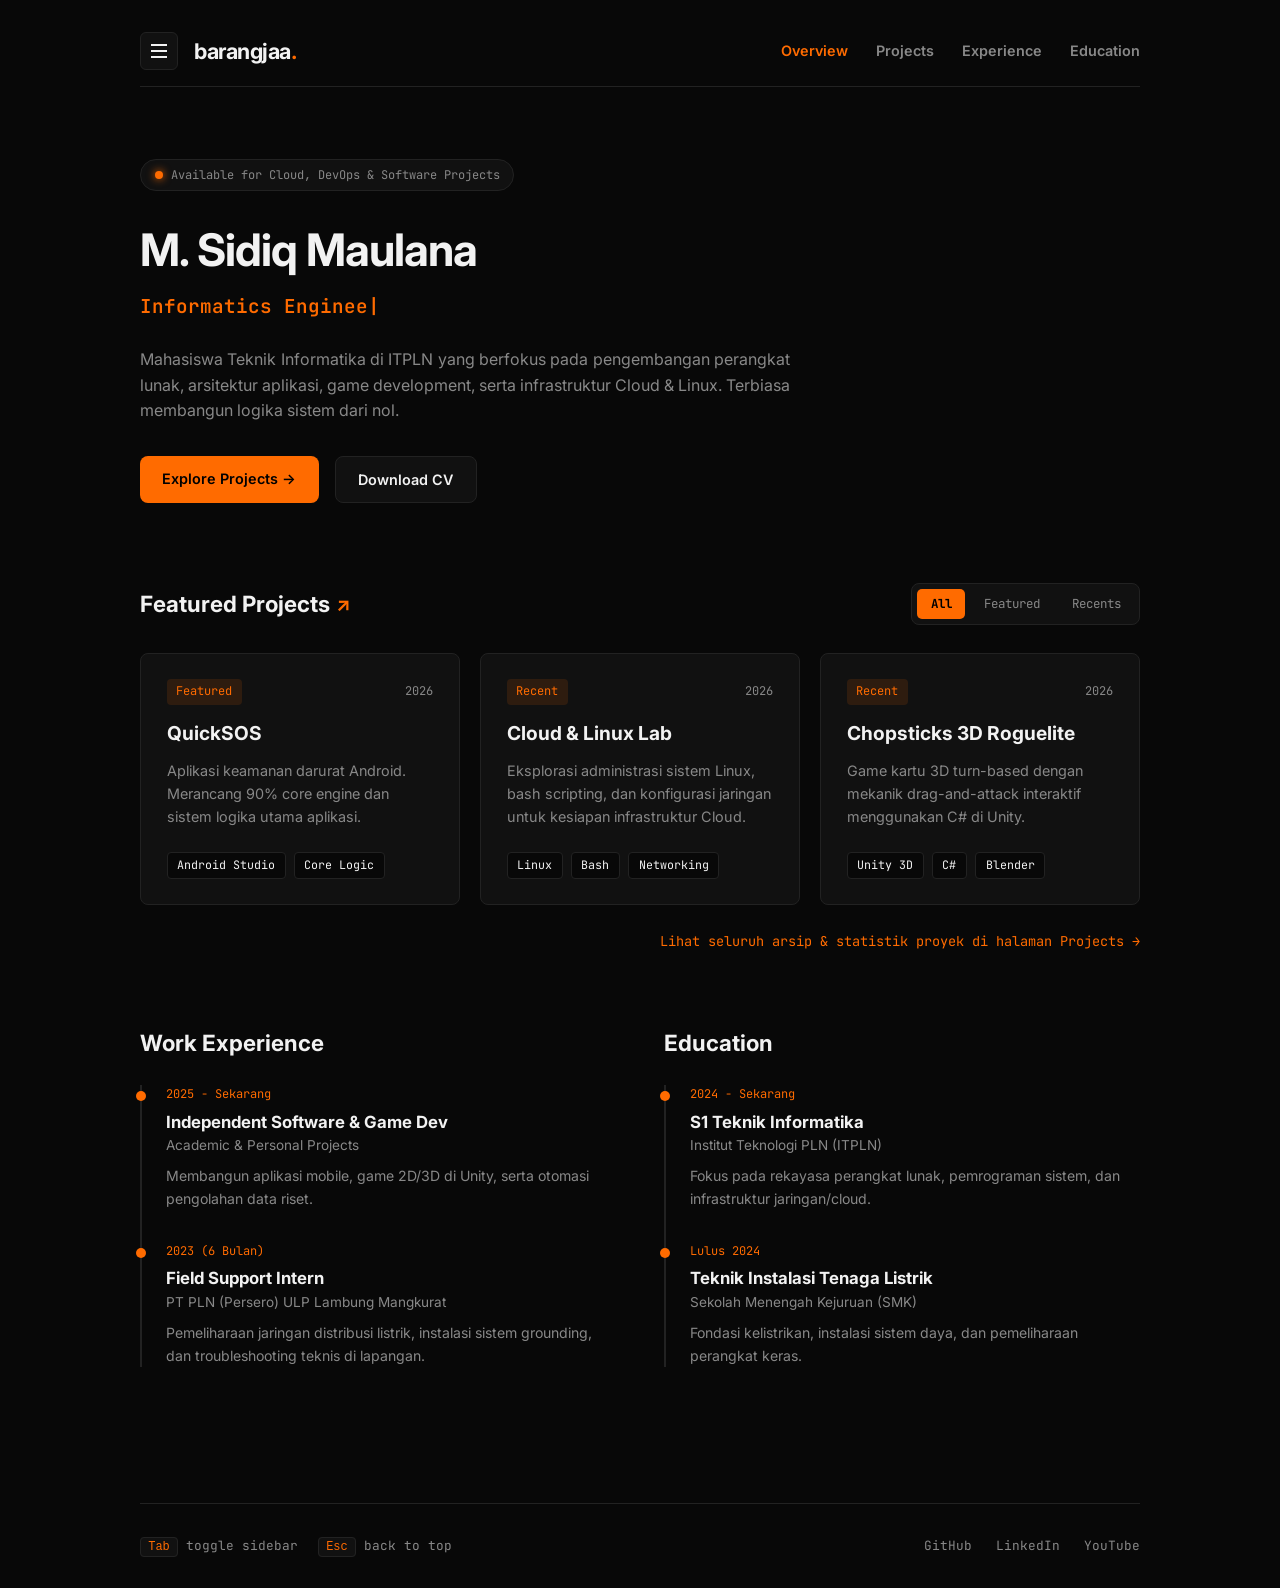
<file: index.html>
<!DOCTYPE html>
<html lang="id">
<head>
    <meta charset="UTF-8">
    <meta name="viewport" content="width=device-width, initial-scale=1.0">
    <title>M. Sidiq Maulana | Portfolio</title>
    <link href="https://fonts.googleapis.com/css2?family=JetBrains+Mono:ital,wght@0,400;0,600;0,700;1,400&family=Inter:wght@400;600;700&display=swap" rel="stylesheet">
    <link rel="stylesheet" href="style.css">
</head>
<body>

    <!-- Overlay & Game-style Sidebar -->
    <div id="sidebar-overlay" class="sidebar-overlay"></div>
    <aside id="sidebar" class="sidebar">
        <div class="sidebar-header">
            <span class="sidebar-tag">// NAVIGATION_MENU</span>
            <button id="close-sidebar" class="close-btn">&times;</button>
        </div>
        <nav class="sidebar-nav">
            <a href="index.html" class="sidebar-link active">
                <span class="link-num">01</span>
                <div class="link-text">
                    <strong>Overview & CV</strong>
                    <small>Ringkasan profil, karir & edukasi</small>
                </div>
            </a>
            <a href="projects.html" class="sidebar-link">
                <span class="link-num">02</span>
                <div class="link-text">
                    <strong>Projects & Analytics</strong>
                    <small>Arsip lengkap, grafik & spesifikasi</small>
                </div>
            </a>
            <a href="#experience" class="sidebar-link">
                <span class="link-num">03</span>
                <div class="link-text">
                    <strong>Experience</strong>
                    <small>Riwayat kerja & magang</small>
                </div>
            </a>
            <a href="#education" class="sidebar-link">
                <span class="link-num">04</span>
                <div class="link-text">
                    <strong>Education</strong>
                    <small>Akademik & keahlian teknis</small>
                </div>
            </a>
        </nav>
        <div class="sidebar-footer">
            <span>Press <kbd>Tab</kbd> to toggle menu</span>
        </div>
    </aside>

    <div class="container">
        <!-- Top Navbar -->
        <header class="navbar">
            <div class="nav-left">
                <button id="menu-trigger" class="menu-btn" title="Toggle Menu (Tab)">
                    <span></span>
                    <span></span>
                    <span></span>
                </button>
                <a href="index.html" class="brand-name">barangjaa<span class="dot">.</span></a>
            </div>
            <nav class="top-nav">
                <a href="index.html" class="nav-link active">Overview</a>
                <a href="projects.html" class="nav-link">Projects</a>
                <a href="#experience" class="nav-link">Experience</a>
                <a href="#education" class="nav-link">Education</a>
            </nav>
        </header>

        <!-- Hero Section -->
        <section class="hero">
            <div class="status-pill">
                <span class="pulse-dot"></span> Available for Cloud, DevOps & Software Projects
            </div>
            <h1 class="hero-title">M. Sidiq Maulana</h1>
            <div class="typing-container">
                <span id="typed-text"></span><span class="cursor">|</span>
            </div>
            <p class="hero-bio">
                Mahasiswa Teknik Informatika di ITPLN yang berfokus pada pengembangan perangkat lunak, arsitektur aplikasi, game development, serta infrastruktur Cloud & Linux. Terbiasa membangun logika sistem dari nol.
            </p>
            <div class="hero-actions">
                <a href="projects.html" class="btn-primary">Explore Projects &rarr;</a>
                <a href="#" class="btn-secondary">Download CV</a>
            </div>
        </section>

        <!-- Featured Projects Section (General Filter) -->
        <section class="section">
            <div class="section-header">
                <a href="projects.html" class="section-title-link" title="Klik untuk ke halaman penuh Projects">
                    <h2 class="section-title">Featured Projects <span class="arrow-icon">↗</span></h2>
                </a>
                <div class="filter-bar">
                    <button class="filter-btn active" data-filter="all">All</button>
                    <button class="filter-btn" data-filter="featured">Featured</button>
                    <button class="filter-btn" data-filter="recent">Recents</button>
                </div>
            </div>

            <div class="projects-grid">
                <div class="card project-card" data-category="featured">
                    <div class="card-top">
                        <span class="card-badge">Featured</span>
                        <span class="card-year">2026</span>
                    </div>
                    <h3 class="card-title">QuickSOS</h3>
                    <p class="card-desc">Aplikasi keamanan darurat Android. Merancang 90% core engine dan sistem logika utama aplikasi.</p>
                    <div class="card-tech">
                        <span>Android Studio</span>
                        <span>Core Logic</span>
                    </div>
                </div>

                <div class="card project-card" data-category="recent">
                    <div class="card-top">
                        <span class="card-badge">Recent</span>
                        <span class="card-year">2026</span>
                    </div>
                    <h3 class="card-title">Cloud & Linux Lab</h3>
                    <p class="card-desc">Eksplorasi administrasi sistem Linux, bash scripting, dan konfigurasi jaringan untuk kesiapan infrastruktur Cloud.</p>
                    <div class="card-tech">
                        <span>Linux</span>
                        <span>Bash</span>
                        <span>Networking</span>
                    </div>
                </div>

                <div class="card project-card" data-category="recent">
                    <div class="card-top">
                        <span class="card-badge">Recent</span>
                        <span class="card-year">2026</span>
                    </div>
                    <h3 class="card-title">Chopsticks 3D Roguelite</h3>
                    <p class="card-desc">Game kartu 3D turn-based dengan mekanik drag-and-attack interaktif menggunakan C# di Unity.</p>
                    <div class="card-tech">
                        <span>Unity 3D</span>
                        <span>C#</span>
                        <span>Blender</span>
                    </div>
                </div>
            </div>
            
            <div class="view-all-wrapper">
                <a href="projects.html" class="view-all-link">Lihat seluruh arsip & statistik proyek di halaman Projects &rarr;</a>
            </div>
        </section>

        <!-- Experience & Education -->
        <div class="dual-section">
            <section id="experience" class="section">
                <h2 class="section-title">Work Experience</h2>
                <div class="timeline">
                    <div class="timeline-item">
                        <span class="timeline-date">2025 - Sekarang</span>
                        <h3 class="timeline-role">Independent Software & Game Dev</h3>
                        <p class="timeline-place">Academic & Personal Projects</p>
                        <p class="timeline-desc">Membangun aplikasi mobile, game 2D/3D di Unity, serta otomasi pengolahan data riset.</p>
                    </div>
                    <div class="timeline-item">
                        <span class="timeline-date">2023 (6 Bulan)</span>
                        <h3 class="timeline-role">Field Support Intern</h3>
                        <p class="timeline-place">PT PLN (Persero) ULP Lambung Mangkurat</p>
                        <p class="timeline-desc">Pemeliharaan jaringan distribusi listrik, instalasi sistem grounding, dan troubleshooting teknis di lapangan.</p>
                    </div>
                </div>
            </section>

            <section id="education" class="section">
                <h2 class="section-title">Education</h2>
                <div class="timeline">
                    <div class="timeline-item">
                        <span class="timeline-date">2024 - Sekarang</span>
                        <h3 class="timeline-role">S1 Teknik Informatika</h3>
                        <p class="timeline-place">Institut Teknologi PLN (ITPLN)</p>
                        <p class="timeline-desc">Fokus pada rekayasa perangkat lunak, pemrograman sistem, dan infrastruktur jaringan/cloud.</p>
                    </div>
                    <div class="timeline-item">
                        <span class="timeline-date">Lulus 2024</span>
                        <h3 class="timeline-role">Teknik Instalasi Tenaga Listrik</h3>
                        <p class="timeline-place">Sekolah Menengah Kejuruan (SMK)</p>
                        <p class="timeline-desc">Fondasi kelistrikan, instalasi sistem daya, dan pemeliharaan perangkat keras.</p>
                    </div>
                </div>
            </section>
        </div>

        <!-- Footer -->
        <footer class="footer">
            <div class="shortcuts">
                <span><kbd>Tab</kbd> toggle sidebar</span>
                <span><kbd>Esc</kbd> back to top</span>
            </div>
            <div class="footer-links">
                <a href="#">GitHub</a>
                <a href="#">LinkedIn</a>
                <a href="#">YouTube</a>
            </div>
        </footer>
    </div>

    <script src="script.js"></script>
</body>
</html>
</file>
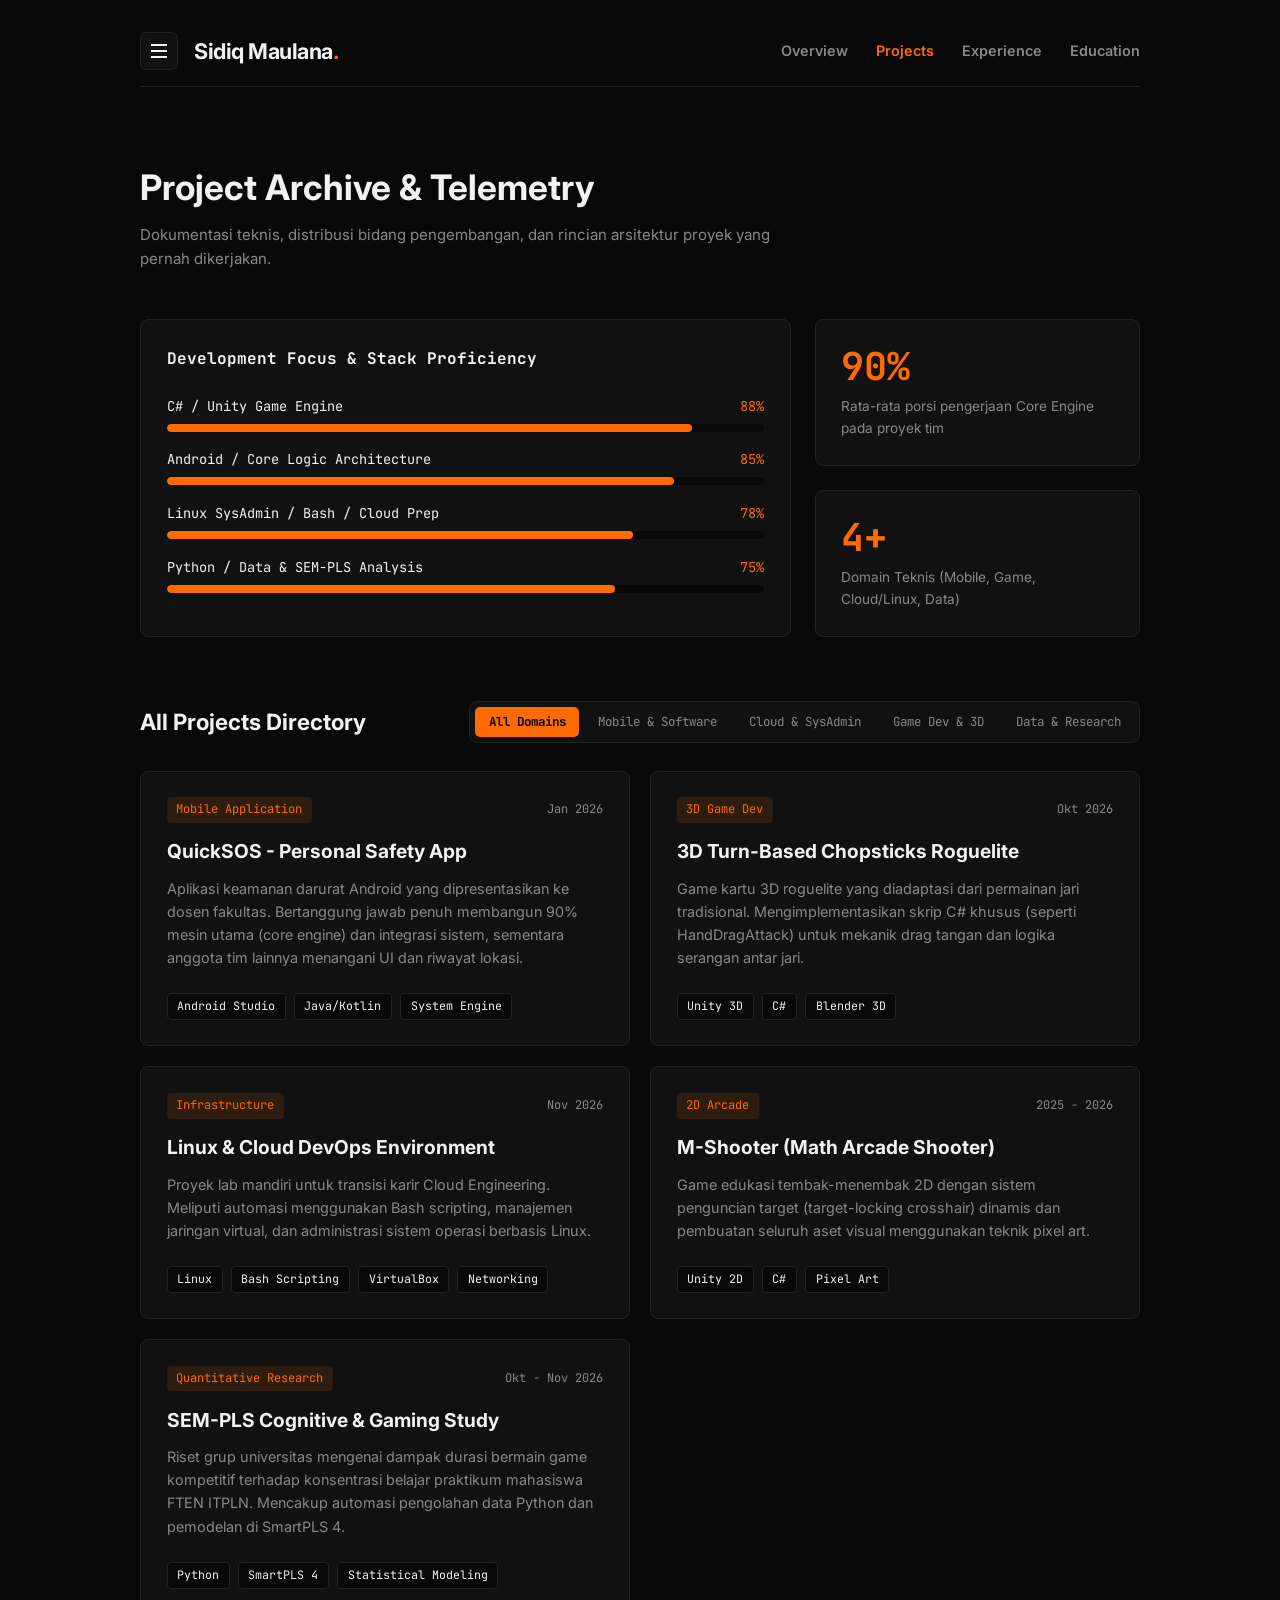
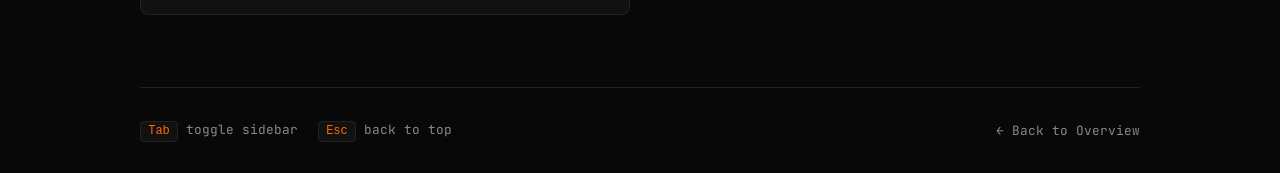
<file: projects.html>
<!DOCTYPE html>
<html lang="id">
<head>
    <meta charset="UTF-8">
    <meta name="viewport" content="width=device-width, initial-scale=1.0">
    <title>Projects & Analytics | M. Sidiq Maulana</title>
    <link href="https://fonts.googleapis.com/css2?family=JetBrains+Mono:ital,wght@0,400;0,600;0,700;1,400&family=Inter:wght@400;600;700&display=swap" rel="stylesheet">
    <link rel="stylesheet" href="style.css">
</head>
<body>

    <!-- Overlay & Game-style Sidebar -->
    <div id="sidebar-overlay" class="sidebar-overlay"></div>
    <aside id="sidebar" class="sidebar">
        <div class="sidebar-header">
            <span class="sidebar-tag">// NAVIGATION_MENU</span>
            <button id="close-sidebar" class="close-btn">&times;</button>
        </div>
        <nav class="sidebar-nav">
            <a href="index.html" class="sidebar-link">
                <span class="link-num">01</span>
                <div class="link-text">
                    <strong>Overview & CV</strong>
                    <small>Ringkasan profil, karir & edukasi</small>
                </div>
            </a>
            <a href="projects.html" class="sidebar-link active">
                <span class="link-num">02</span>
                <div class="link-text">
                    <strong>Projects & Analytics</strong>
                    <small>Arsip lengkap, grafik & spesifikasi</small>
                </div>
            </a>
            <a href="index.html#experience" class="sidebar-link">
                <span class="link-num">03</span>
                <div class="link-text">
                    <strong>Experience</strong>
                    <small>Riwayat kerja & magang</small>
                </div>
            </a>
            <a href="index.html#education" class="sidebar-link">
                <span class="link-num">04</span>
                <div class="link-text">
                    <strong>Education</strong>
                    <small>Akademik & keahlian teknis</small>
                </div>
            </a>
        </nav>
        <div class="sidebar-footer">
            <span>Press <kbd>Tab</kbd> to toggle menu</span>
        </div>
    </aside>

    <div class="container">
        <!-- Top Navbar -->
        <header class="navbar">
            <div class="nav-left">
                <button id="menu-trigger" class="menu-btn" title="Toggle Menu (Tab)">
                    <span></span>
                    <span></span>
                    <span></span>
                </button>
                <a href="index.html" class="brand-name">Sidiq Maulana<span class="dot">.</span></a>
            </div>
            <nav class="top-nav">
                <a href="index.html" class="nav-link">Overview</a>
                <a href="projects.html" class="nav-link active">Projects</a>
                <a href="index.html#experience" class="nav-link">Experience</a>
                <a href="index.html#education" class="nav-link">Education</a>
            </nav>
        </header>

        <!-- Page Header -->
        <section class="page-header">
            <h1 class="page-title">Project Archive & Telemetry</h1>
            <p class="page-subtitle">Dokumentasi teknis, distribusi bidang pengembangan, dan rincian arsitektur proyek yang pernah dikerjakan.</p>
        </section>

        <!-- Visual Analytics / Grafik & Statistik -->
        <section class="analytics-grid">
            <!-- Grafik Bar Distribusi Fokus/Skill -->
            <div class="analytics-card">
                <h3 class="panel-title">Development Focus & Stack Proficiency</h3>
                <div class="chart-container">
                    <div class="bar-item">
                        <div class="bar-label">
                            <span>C# / Unity Game Engine</span>
                            <span class="bar-val">88%</span>
                        </div>
                        <div class="bar-track"><div class="bar-fill" style="width: 88%;"></div></div>
                    </div>
                    <div class="bar-item">
                        <div class="bar-label">
                            <span>Android / Core Logic Architecture</span>
                            <span class="bar-val">85%</span>
                        </div>
                        <div class="bar-track"><div class="bar-fill" style="width: 85%;"></div></div>
                    </div>
                    <div class="bar-item">
                        <div class="bar-label">
                            <span>Linux SysAdmin / Bash / Cloud Prep</span>
                            <span class="bar-val">78%</span>
                        </div>
                        <div class="bar-track"><div class="bar-fill" style="width: 78%;"></div></div>
                    </div>
                    <div class="bar-item">
                        <div class="bar-label">
                            <span>Python / Data & SEM-PLS Analysis</span>
                            <span class="bar-val">75%</span>
                        </div>
                        <div class="bar-track"><div class="bar-fill" style="width: 75%;"></div></div>
                    </div>
                </div>
            </div>

            <!-- Kartu Metrik Ringkas -->
            <div class="metrics-column">
                <div class="metric-box">
                    <span class="metric-value">90%</span>
                    <span class="metric-label">Rata-rata porsi pengerjaan Core Engine pada proyek tim</span>
                </div>
                <div class="metric-box">
                    <span class="metric-value">4+</span>
                    <span class="metric-label">Domain Teknis (Mobile, Game, Cloud/Linux, Data)</span>
                </div>
            </div>
        </section>

        <!-- Filter Spesifik Berdasarkan Bidang -->
        <section class="section">
            <div class="section-header">
                <h2 class="section-title">All Projects Directory</h2>
                <div class="filter-bar">
                    <button class="filter-btn active" data-filter="all">All Domains</button>
                    <button class="filter-btn" data-filter="software">Mobile & Software</button>
                    <button class="filter-btn" data-filter="cloud">Cloud & SysAdmin</button>
                    <button class="filter-btn" data-filter="game">Game Dev & 3D</button>
                    <button class="filter-btn" data-filter="data">Data & Research</button>
                </div>
            </div>

            <div class="projects-grid detailed-grid">
                <!-- Project 1 -->
                <div class="card project-card" data-category="software">
                    <div class="card-top">
                        <span class="card-badge">Mobile Application</span>
                        <span class="card-year">Jan 2026</span>
                    </div>
                    <h3 class="card-title">QuickSOS - Personal Safety App</h3>
                    <p class="card-desc">Aplikasi keamanan darurat Android yang dipresentasikan ke dosen fakultas. Bertanggung jawab penuh membangun 90% mesin utama (core engine) dan integrasi sistem, sementara anggota tim lainnya menangani UI dan riwayat lokasi.</p>
                    <div class="card-tech">
                        <span>Android Studio</span>
                        <span>Java/Kotlin</span>
                        <span>System Engine</span>
                    </div>
                </div>

                <!-- Project 2 -->
                <div class="card project-card" data-category="game">
                    <div class="card-top">
                        <span class="card-badge">3D Game Dev</span>
                        <span class="card-year">Okt 2026</span>
                    </div>
                    <h3 class="card-title">3D Turn-Based Chopsticks Roguelite</h3>
                    <p class="card-desc">Game kartu 3D roguelite yang diadaptasi dari permainan jari tradisional. Mengimplementasikan skrip C# khusus (seperti HandDragAttack) untuk mekanik drag tangan dan logika serangan antar jari.</p>
                    <div class="card-tech">
                        <span>Unity 3D</span>
                        <span>C#</span>
                        <span>Blender 3D</span>
                    </div>
                </div>

                <!-- Project 3 -->
                <div class="card project-card" data-category="cloud">
                    <div class="card-top">
                        <span class="card-badge">Infrastructure</span>
                        <span class="card-year">Nov 2026</span>
                    </div>
                    <h3 class="card-title">Linux & Cloud DevOps Environment</h3>
                    <p class="card-desc">Proyek lab mandiri untuk transisi karir Cloud Engineering. Meliputi automasi menggunakan Bash scripting, manajemen jaringan virtual, dan administrasi sistem operasi berbasis Linux.</p>
                    <div class="card-tech">
                        <span>Linux</span>
                        <span>Bash Scripting</span>
                        <span>VirtualBox</span>
                        <span>Networking</span>
                    </div>
                </div>

                <!-- Project 4 -->
                <div class="card project-card" data-category="game">
                    <div class="card-top">
                        <span class="card-badge">2D Arcade</span>
                        <span class="card-year">2025 - 2026</span>
                    </div>
                    <h3 class="card-title">M-Shooter (Math Arcade Shooter)</h3>
                    <p class="card-desc">Game edukasi tembak-menembak 2D dengan sistem penguncian target (target-locking crosshair) dinamis dan pembuatan seluruh aset visual menggunakan teknik pixel art.</p>
                    <div class="card-tech">
                        <span>Unity 2D</span>
                        <span>C#</span>
                        <span>Pixel Art</span>
                    </div>
                </div>

                <!-- Project 5 -->
                <div class="card project-card" data-category="data">
                    <div class="card-top">
                        <span class="card-badge">Quantitative Research</span>
                        <span class="card-year">Okt - Nov 2026</span>
                    </div>
                    <h3 class="card-title">SEM-PLS Cognitive & Gaming Study</h3>
                    <p class="card-desc">Riset grup universitas mengenai dampak durasi bermain game kompetitif terhadap konsentrasi belajar praktikum mahasiswa FTEN ITPLN. Mencakup automasi pengolahan data Python dan pemodelan di SmartPLS 4.</p>
                    <div class="card-tech">
                        <span>Python</span>
                        <span>SmartPLS 4</span>
                        <span>Statistical Modeling</span>
                    </div>
                </div>
            </div>
        </section>

        <!-- Footer -->
        <footer class="footer">
            <div class="shortcuts">
                <span><kbd>Tab</kbd> toggle sidebar</span>
                <span><kbd>Esc</kbd> back to top</span>
            </div>
            <div class="footer-links">
                <a href="index.html">&larr; Back to Overview</a>
            </div>
        </footer>
    </div>

    <script src="script.js"></script>
</body>
</html>
</file>
<file: style.css>
:root {
    --bg-black: #080808;         /* Hitam pekat utama */
    --surface-black: #111111;    /* Hitam kartu / container */
    --surface-hover: #181818;
    --border-dark: #222222;
    --orange-main: #ff6b00;      /* Oranye tajam */
    --orange-dim: rgba(255, 107, 0, 0.12);
    --text-white: #f2f2f2;
    --text-muted: #888888;
    --font-sans: 'Inter', sans-serif;
    --font-mono: 'JetBrains Mono', monospace;
    --radius: 8px;
    --transition: all 0.22s cubic-bezier(0.16, 1, 0.3, 1);
}

* {
    margin: 0;
    padding: 0;
    box-sizing: border-box;
}

html {
    scroll-behavior: smooth;
}

body {
    background-color: var(--bg-black);
    color: var(--text-white);
    font-family: var(--font-sans);
    line-height: 1.6;
    font-size: 15px;
    padding: 2rem 1.25rem;
    overflow-x: hidden;
}

.container {
    max-width: 1000px;
    margin: 0 auto;
}

/* --- SIDEBAR ALA GAME MENU --- */
.sidebar-overlay {
    position: fixed;
    inset: 0;
    background: rgba(0, 0, 0, 0.75);
    backdrop-filter: blur(4px);
    z-index: 90;
    opacity: 0;
    pointer-events: none;
    transition: opacity 0.25s ease;
}

.sidebar-overlay.active {
    opacity: 1;
    pointer-events: auto;
}

.sidebar {
    position: fixed;
    top: 0;
    left: 0;
    width: 320px;
    height: 100vh;
    background-color: var(--surface-black);
    border-right: 1px solid var(--border-dark);
    z-index: 100;
    padding: 2rem 1.5rem;
    display: flex;
    flex-direction: column;
    justify-content: space-between;
    transform: translateX(-100%);
    transition: transform 0.28s cubic-bezier(0.16, 1, 0.3, 1);
}

.sidebar.active {
    transform: translateX(0);
    box-shadow: 10px 0 30px rgba(255, 107, 0, 0.08);
}

.sidebar-header {
    display: flex;
    justify-content: space-between;
    align-items: center;
    padding-bottom: 1.5rem;
    border-bottom: 1px solid var(--border-dark);
}

.sidebar-tag {
    font-family: var(--font-mono);
    font-size: 0.75rem;
    color: var(--orange-main);
    letter-spacing: 1px;
}

.close-btn {
    background: none;
    border: none;
    color: var(--text-muted);
    font-size: 1.6rem;
    cursor: pointer;
    line-height: 1;
}

.close-btn:hover {
    color: var(--orange-main);
}

.sidebar-nav {
    display: flex;
    flex-direction: column;
    gap: 0.75rem;
    margin: 2rem 0 auto;
}

.sidebar-link {
    display: flex;
    align-items: flex-start;
    gap: 1rem;
    padding: 0.9rem 1rem;
    border-radius: var(--radius);
    text-decoration: none;
    color: var(--text-white);
    border: 1px solid transparent;
    transition: var(--transition);
}

.sidebar-link:hover, .sidebar-link.active {
    background-color: var(--orange-dim);
    border-color: var(--orange-main);
}

.link-num {
    font-family: var(--font-mono);
    font-size: 0.8rem;
    color: var(--orange-main);
    font-weight: 700;
    margin-top: 0.15rem;
}

.link-text strong {
    display: block;
    font-size: 0.95rem;
    margin-bottom: 0.15rem;
}

.link-text small {
    color: var(--text-muted);
    font-size: 0.75rem;
    display: block;
}

.sidebar-footer {
    padding-top: 1rem;
    border-top: 1px solid var(--border-dark);
    font-family: var(--font-mono);
    font-size: 0.75rem;
    color: var(--text-muted);
}

/* --- TOP NAVBAR & TOMBOL 3 GARIS VERTIKAL --- */
.navbar {
    position: sticky;
    top: 0;
    z-index: 10;
    display: flex;
    justify-content: space-between;
    align-items: center;
    margin-bottom: 4.5rem;
    background-color: var(--bg-black);
    padding-bottom: 1rem;
    border-bottom: 1px solid var(--border-dark);
}

.nav-left {
    display: flex;
    align-items: center;
    gap: 1rem;
}

/* Tombol 3 garis vertikal di sebelah kiri judul */
.menu-btn {
    background-color: var(--surface-black);
    border: 1px solid var(--border-dark);
    width: 38px;
    height: 38px;
    border-radius: 6px;
    display: flex;
    flex-direction: column;
    justify-content: center;
    align-items: center;
    gap: 4px;
    cursor: pointer;
    transition: var(--transition);
}

.menu-btn span {
    display: block;
    width: 16px;
    height: 2px;
    background-color: var(--text-white);
    transition: var(--transition);
}

.menu-btn:hover {
    border-color: var(--orange-main);
}

.menu-btn:hover span {
    background-color: var(--orange-main);
    width: 18px;
}

.brand-name {
    font-size: 1.35rem;
    font-weight: 700;
    color: var(--text-white);
    text-decoration: none;
    letter-spacing: -0.5px;
}

.brand-name .dot {
    color: var(--orange-main);
}

.top-nav {
    display: flex;
    gap: 1.75rem;
}

.nav-link {
    color: var(--text-muted);
    text-decoration: none;
    font-size: 0.9rem;
    font-weight: 600;
    transition: var(--transition);
}

.nav-link:hover, .nav-link.active {
    color: var(--orange-main);
}

/* --- HERO SECTION --- */
.hero {
    margin-bottom: 5rem;
}

.status-pill {
    display: inline-flex;
    align-items: center;
    gap: 0.5rem;
    background-color: var(--surface-black);
    border: 1px solid var(--border-dark);
    padding: 0.35rem 0.85rem;
    border-radius: 50px;
    font-family: var(--font-mono);
    font-size: 0.75rem;
    color: var(--text-muted);
    margin-bottom: 1.5rem;
}

.pulse-dot {
    width: 8px;
    height: 8px;
    background-color: var(--orange-main);
    border-radius: 50%;
    box-shadow: 0 0 8px var(--orange-main);
}

.hero-title {
    font-size: 2.8rem;
    font-weight: 700;
    letter-spacing: -1px;
    margin-bottom: 0.25rem;
}

.typing-container {
    font-family: var(--font-mono);
    font-size: 1.2rem;
    color: var(--orange-main);
    margin-bottom: 1.5rem;
    min-height: 2rem;
    font-weight: 600;
}

.cursor {
    display: inline-block;
    color: var(--orange-main);
    animation: blink 1s step-end infinite;
}

@keyframes blink {
    50% { opacity: 0; }
}

.hero-bio {
    color: var(--text-muted);
    max-width: 650px;
    margin-bottom: 2rem;
    font-size: 1rem;
    text-align: justify;
}

.hero-actions {
    display: flex;
    gap: 1rem;
}

.btn-primary, .btn-secondary {
    padding: 0.7rem 1.4rem;
    border-radius: var(--radius);
    text-decoration: none;
    font-weight: 600;
    font-size: 0.9rem;
    transition: var(--transition);
}

.btn-primary {
    background-color: var(--orange-main);
    color: #000;
}

.btn-primary:hover {
    background-color: #ff852b;
    transform: translateY(-2px);
}

.btn-secondary {
    background-color: var(--surface-black);
    color: var(--text-white);
    border: 1px solid var(--border-dark);
}

.btn-secondary:hover {
    border-color: var(--orange-main);
    color: var(--orange-main);
}

/* --- SECTIONS & CLICKABLE HEADINGS --- */
.section {
    margin-bottom: 4.5rem;
}

.section-header {
    display: flex;
    justify-content: space-between;
    align-items: center;
    margin-bottom: 1.75rem;
    flex-wrap: wrap;
    gap: 1rem;
}

.section-title-link {
    text-decoration: none;
    color: inherit;
    display: inline-flex;
    align-items: center;
}

.section-title {
    font-size: 1.4rem;
    font-weight: 700;
    color: var(--text-white);
    display: flex;
    align-items: center;
    gap: 0.4rem;
}

.arrow-icon {
    color: var(--orange-main);
    font-size: 1.2rem;
    transition: transform 0.2s ease;
}

.section-title-link:hover .arrow-icon {
    transform: translate(3px, -3px);
}

.section-title-link:hover .section-title {
    color: var(--orange-main);
}

/* --- FILTER BAR --- */
.filter-bar {
    background-color: var(--surface-black);
    border: 1px solid var(--border-dark);
    padding: 0.3rem;
    border-radius: var(--radius);
    display: flex;
    flex-wrap: wrap;
    gap: 0.3rem;
}

.filter-btn {
    background: none;
    border: none;
    color: var(--text-muted);
    font-family: var(--font-mono);
    font-size: 0.78rem;
    padding: 0.4rem 0.85rem;
    cursor: pointer;
    border-radius: 5px;
    transition: var(--transition);
}

.filter-btn:hover, .filter-btn.active {
    color: #000;
    background-color: var(--orange-main);
    font-weight: 700;
}

/* --- PROJECT CARDS --- */
.projects-grid {
    display: grid;
    grid-template-columns: repeat(auto-fill, minmax(300px, 1fr));
    gap: 1.25rem;
}

.detailed-grid {
    grid-template-columns: repeat(auto-fill, minmax(440px, 1fr));
}

.card {
    background-color: var(--surface-black);
    border: 1px solid var(--border-dark);
    padding: 1.6rem;
    border-radius: var(--radius);
    transition: var(--transition);
    display: flex;
    flex-direction: column;
    justify-content: space-between;
}

.card:hover {
    border-color: var(--orange-main);
    background-color: var(--surface-hover);
    transform: translateY(-3px);
}

.card-top {
    display: flex;
    justify-content: space-between;
    align-items: center;
    margin-bottom: 0.85rem;
    font-family: var(--font-mono);
    font-size: 0.75rem;
}

.card-badge {
    color: var(--orange-main);
    background-color: var(--orange-dim);
    padding: 0.2rem 0.6rem;
    border-radius: 4px;
}

.card-year {
    color: var(--text-muted);
}

.card-title {
    font-size: 1.2rem;
    margin-bottom: 0.6rem;
    color: var(--text-white);
}

.card-desc {
    color: var(--text-muted);
    font-size: 0.9rem;
    margin-bottom: 1.5rem;
}

.card-tech {
    display: flex;
    flex-wrap: wrap;
    gap: 0.5rem;
}

.card-tech span {
    font-family: var(--font-mono);
    background-color: var(--bg-black);
    border: 1px solid var(--border-dark);
    color: var(--text-white);
    font-size: 0.73rem;
    padding: 0.2rem 0.6rem;
    border-radius: 4px;
}

.view-all-wrapper {
    margin-top: 1.5rem;
    text-align: right;
}

.view-all-link {
    font-family: var(--font-mono);
    font-size: 0.85rem;
    color: var(--orange-main);
    text-decoration: none;
}

.view-all-link:hover {
    text-decoration: underline;
}

/* --- PAGE 2: ANALYTICS & CHARTS --- */
.page-header {
    margin-bottom: 3rem;
}

.page-title {
    font-size: 2.2rem;
    margin-bottom: 0.5rem;
}

.page-subtitle {
    color: var(--text-muted);
    max-width: 650px;
}

.analytics-grid {
    display: grid;
    grid-template-columns: 2fr 1fr;
    gap: 1.5rem;
    margin-bottom: 4rem;
}

.analytics-card, .metric-box {
    background-color: var(--surface-black);
    border: 1px solid var(--border-dark);
    padding: 1.6rem;
    border-radius: var(--radius);
}

.panel-title {
    font-size: 1rem;
    margin-bottom: 1.5rem;
    color: var(--text-white);
    font-family: var(--font-mono);
}

.chart-container {
    display: flex;
    flex-direction: column;
    gap: 1.1rem;
}

.bar-label {
    display: flex;
    justify-content: space-between;
    font-size: 0.85rem;
    margin-bottom: 0.4rem;
    font-family: var(--font-mono);
}

.bar-val {
    color: var(--orange-main);
}

.bar-track {
    width: 100%;
    height: 8px;
    background-color: var(--bg-black);
    border-radius: 4px;
    overflow: hidden;
}

.bar-fill {
    height: 100%;
    background-color: var(--orange-main);
    border-radius: 4px;
}

.metrics-column {
    display: flex;
    flex-direction: column;
    gap: 1.5rem;
}

.metric-box {
    display: flex;
    flex-direction: column;
    justify-content: center;
    flex: 1;
}

.metric-value {
    font-family: var(--font-mono);
    font-size: 2.4rem;
    font-weight: 700;
    color: var(--orange-main);
    line-height: 1.1;
    margin-bottom: 0.5rem;
}

.metric-label {
    color: var(--text-muted);
    font-size: 0.85rem;
}

/* --- TIMELINE --- */
.dual-section {
    display: grid;
    grid-template-columns: 1fr 1fr;
    gap: 3rem;
}

.timeline {
    margin-top: 1.5rem;
    border-left: 2px solid var(--border-dark);
    padding-left: 1.5rem;
    display: flex;
    flex-direction: column;
    gap: 2rem;
}

.timeline-item {
    position: relative;
}

.timeline-item::before {
    content: '';
    position: absolute;
    left: -1.85rem;
    top: 0.35rem;
    width: 10px;
    height: 10px;
    border-radius: 50%;
    background-color: var(--orange-main);
}

.timeline-date {
    font-family: var(--font-mono);
    font-size: 0.75rem;
    color: var(--orange-main);
    display: block;
    margin-bottom: 0.25rem;
}

.timeline-role {
    font-size: 1.05rem;
    color: var(--text-white);
}

.timeline-place {
    font-size: 0.85rem;
    color: var(--text-muted);
    margin-bottom: 0.5rem;
}

.timeline-desc {
    font-size: 0.88rem;
    color: var(--text-muted);
}

/* --- FOOTER --- */
.footer {
    margin-top: 4rem;
    padding-top: 2rem;
    border-top: 1px solid var(--border-dark);
    display: flex;
    justify-content: space-between;
    align-items: center;
    color: var(--text-muted);
    font-family: var(--font-mono);
    font-size: 0.8rem;
    flex-wrap: wrap;
    gap: 1rem;
}

.shortcuts {
    display: flex;
    gap: 1.25rem;
}

kbd {
    background-color: var(--surface-black);
    border: 1px solid var(--border-dark);
    color: var(--orange-main);
    padding: 0.15rem 0.45rem;
    border-radius: 4px;
    font-size: 0.75rem;
}

.footer-links {
    display: flex;
    gap: 1.5rem;
}

.footer-links a {
    color: var(--text-muted);
    text-decoration: none;
    transition: var(--transition);
}

.footer-links a:hover {
    color: var(--orange-main);
}

@media (max-width: 768px) {
    .dual-section, .analytics-grid, .detailed-grid {
        grid-template-columns: 1fr;
    }
    .top-nav {
        display: none;
    }
    .hero-title {
        font-size: 2.1rem;
    }
}
</file>
